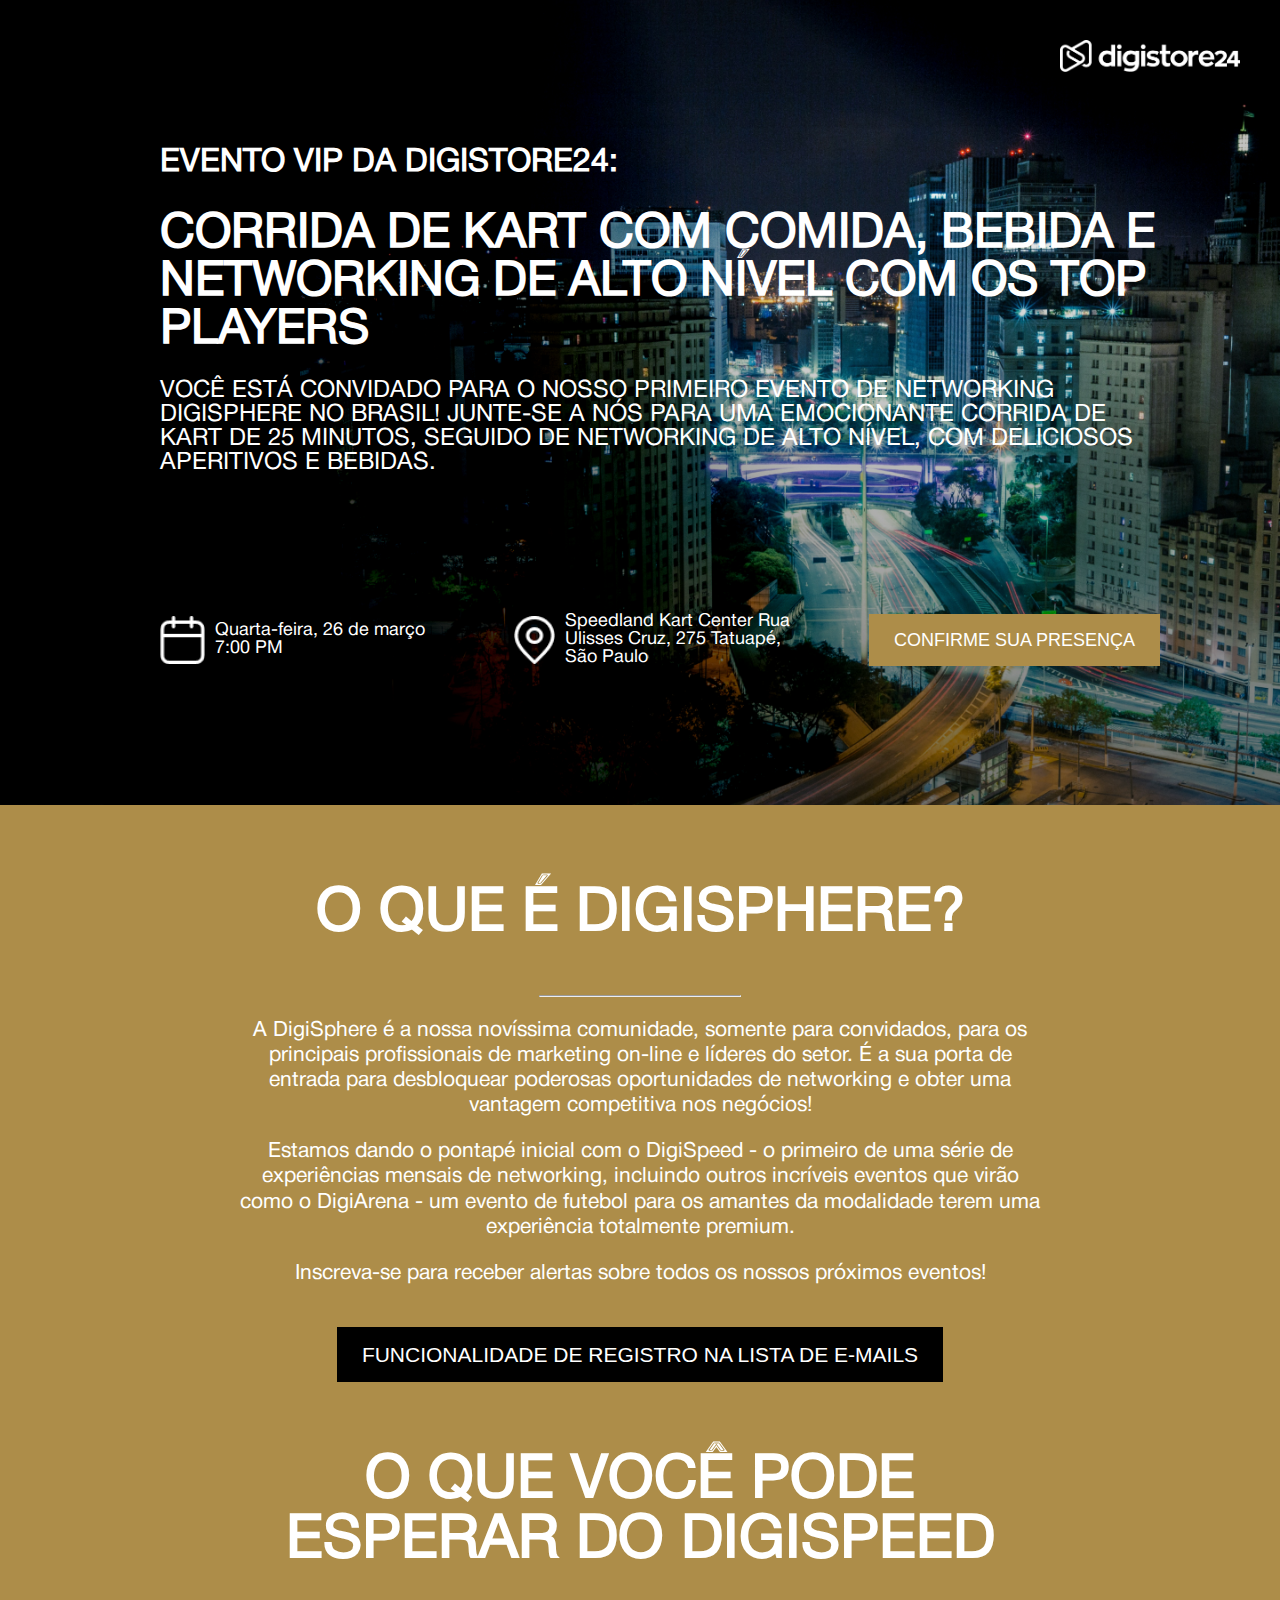
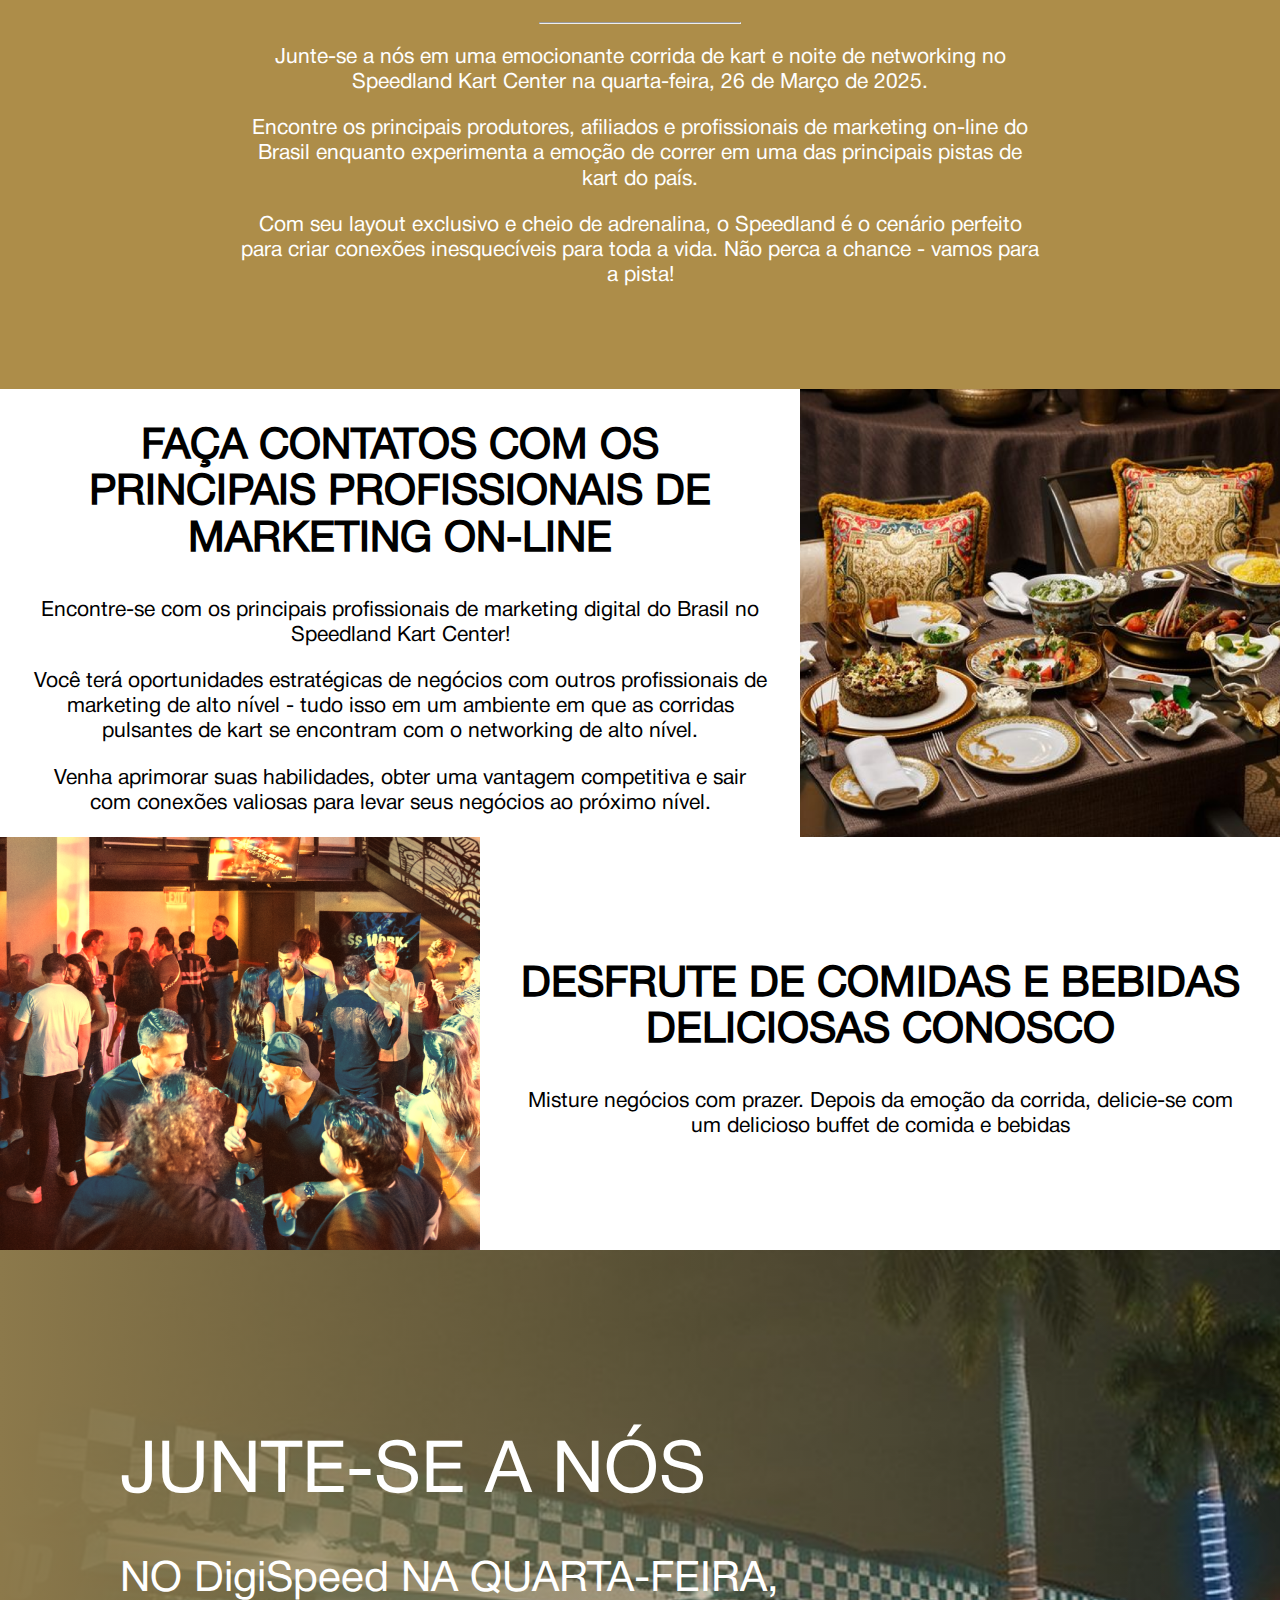
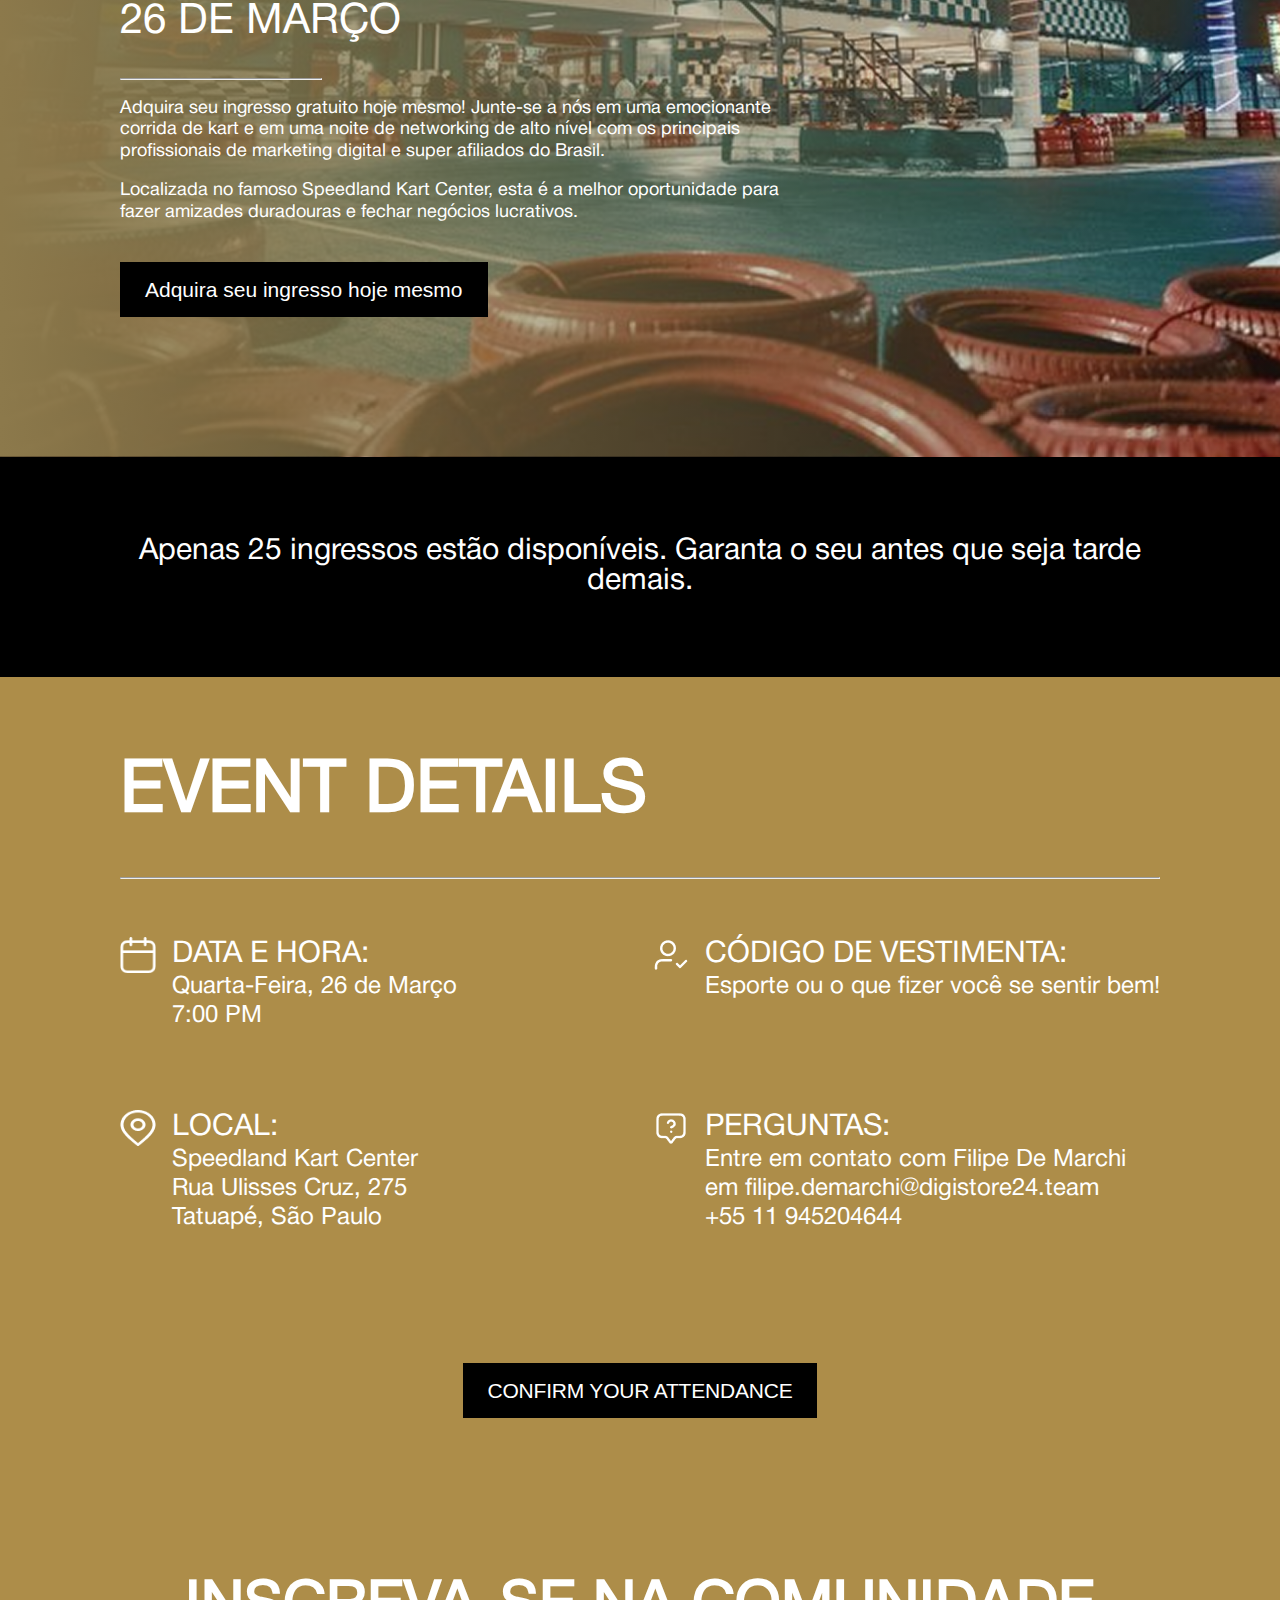
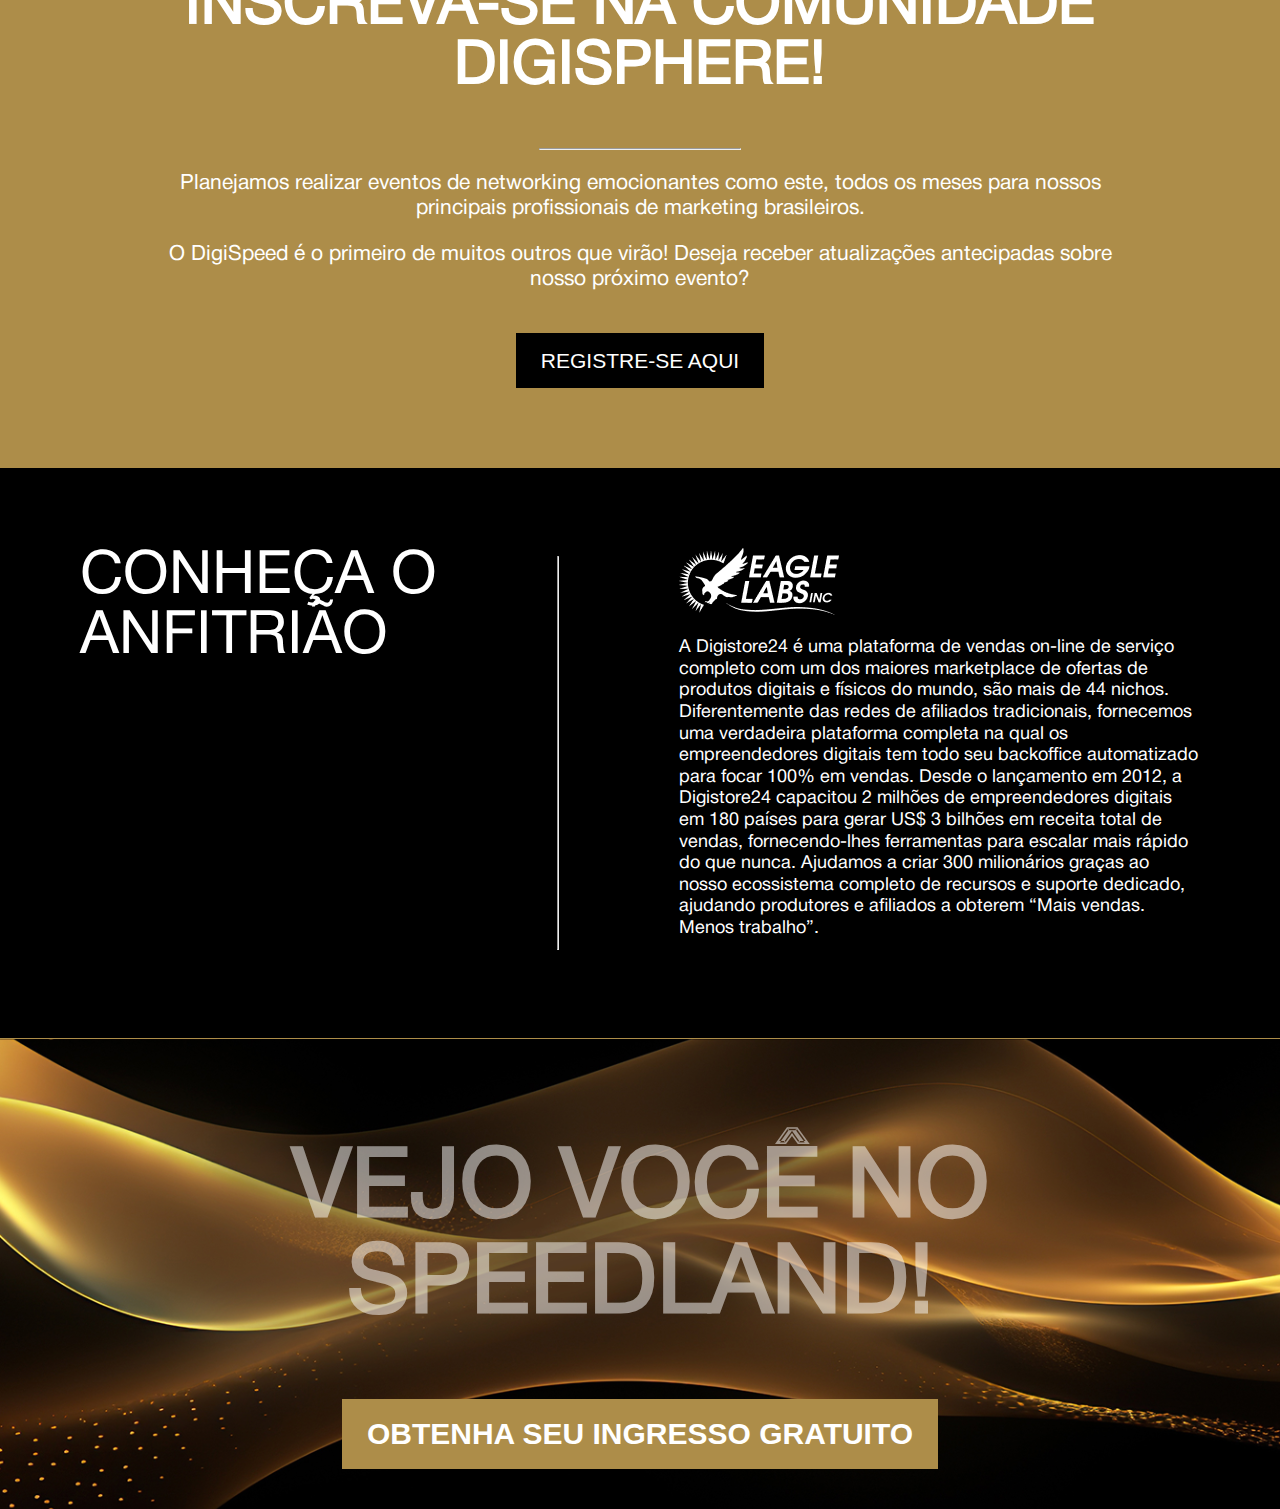
<file: 1. Task/index.html>
<!DOCTYPE html>
<html lang="en">
  <head>
    <meta charset="UTF-8" />
    <meta name="viewport" content="width=device-width, initial-scale=1.0" />
    <title>Digistore24 Landing Page</title>
    <link rel="icon" href="./images/digistore24_icon.png" type="image/x-icon" />
    <link rel="stylesheet" href="styles/globalStyles.css" />
    <link rel="stylesheet" href="styles/heroStyles.css" />
    <link rel="stylesheet" href="styles/introStyles.css" />
    <link rel="stylesheet" href="styles/dinnerStyles.css" />
    <link rel="stylesheet" href="styles/eventStyles.css" />
    <link rel="stylesheet" href="styles/dividerStyles.css" />
    <link rel="stylesheet" href="styles/eventInfoStyles.css" />
    <link rel="stylesheet" href="styles/eventInfoMoreStyles.css" />
    <link rel="stylesheet" href="styles/sponsorsInfoStyles.css" />
    <link rel="stylesheet" href="styles/ctaStyles.css" />
    <link rel="stylesheet" href="styles/responsiveStyles.css" />
  </head>
  <body>
    <header class="hero">
      <div class="hero_feature">
        <a href="#">
          <img
            src="images/DS24_logo_white.png"
            alt="DS24_logo_white"
            class="hero_feature_logo"
          />
        </a>
        <div class="hero_feature_overlay">
          <h2>Evento VIP da Digistore24:</h2>
          <h1>
            Corrida de kart com comida, bebida e networking de alto nível com os
            top players
          </h1>
          <p>
            Você está convidado para o nosso primeiro evento de networking
            DigiSphere no Brasil! Junte-se a nós para uma emocionante corrida de
            kart de 25 minutos, seguido de networking de alto nível, com
            deliciosos aperitivos e bebidas.
          </p>

          <div class="hero_info_row">
            <div class="hero_info_row_section">
              <img src="./images/calendar_icon.png" alt="calendar_icon" />
              <p>Quarta-feira, 26 de março 7:00 PM</p>
            </div>
            <div class="hero_info_row_section">
              <img src="./images/location_icon.png" alt="location_icon" />
              <p>
                Speedland Kart Center Rua Ulisses Cruz, 275 Tatuapé, São Paulo
              </p>
            </div>
            <div class="hero_info_row_section">
              <button>Confirme sua presença</button>
            </div>
          </div>
        </div>
      </div>
    </header>

    <section class="intro">
      <div class="intro_feature">
        <div class="intro_feature_section">
          <h2 class="intro_feature_section_first_heading">O QUE É DIGISPHERE?</h2>
          <hr />
          <p>
            A DigiSphere é a nossa novíssima comunidade, somente para
            convidados, para os principais profissionais de marketing on-line e
            líderes do setor. É a sua porta de entrada para desbloquear
            poderosas oportunidades de networking e obter uma vantagem
            competitiva nos negócios!
          </p>
          <p>
            Estamos dando o pontapé inicial com o DigiSpeed - o primeiro de uma
            série de experiências mensais de networking, incluindo outros
            incríveis eventos que virão como o DigiArena - um evento de futebol
            para os amantes da modalidade terem uma experiência totalmente
            premium.
          </p>
          <p>
            Inscreva-se para receber alertas sobre todos os nossos próximos
            eventos!
          </p>
          <button>Funcionalidade de registro na lista de e-mails</button>
        </div>
        <div class="intro_feature_section">
          <h2>O QUE VOCÊ PODE ESPERAR DO DigiSpeed</h2>
          <hr />
          <p>
            Junte-se a nós em uma emocionante corrida de kart e noite de
            networking no Speedland Kart Center na quarta-feira, 26 de Março de
            2025.
          </p>
          <p>
            Encontre os principais produtores, afiliados e profissionais de
            marketing on-line do Brasil enquanto experimenta a emoção de correr
            em uma das principais pistas de kart do país.
          </p>
          <p>
            Com seu layout exclusivo e cheio de adrenalina, o Speedland é o
            cenário perfeito para criar conexões inesquecíveis para toda a vida.
            Não perca a chance - vamos para a pista!
          </p>
        </div>
      </div>
    </section>

    <section class="dinner">
      <div class="dinner_feature">
        <div class="dinner_feature_section">
          <div class="dinner_feature_section_text">
            <h2>
              FAÇA CONTATOS COM OS PRINCIPAIS PROFISSIONAIS DE MARKETING ON-LINE
            </h2>
            <p>
              Encontre-se com os principais profissionais de marketing digital
              do Brasil no Speedland Kart Center!
            </p>
            <p>
              Você terá oportunidades estratégicas de negócios com outros
              profissionais de marketing de alto nível - tudo isso em um
              ambiente em que as corridas pulsantes de kart se encontram com o
              networking de alto nível.
            </p>
            <p>
              Venha aprimorar suas habilidades, obter uma vantagem competitiva e
              sair com conexões valiosas para levar seus negócios ao próximo
              nível.
            </p>
          </div>
          <img src="./images/dinner.png" alt="dinner" />
        </div>
        <div class="dinner_feature_section">
          <img src="./images/party.png" alt="party" />
          <div class="dinner_feature_section_text">
            <h2>DESFRUTE DE COMIDAS E BEBIDAS DELICIOSAS CONOSCO</h2>
            <p>
              Misture negócios com prazer. Depois da emoção da corrida,
              delicie-se com um delicioso buffet de comida e bebidas
            </p>
          </div>
        </div>
      </div>
    </section>

    <section class="event">
      <div class="event_feature">
        <div class="event_feature_overlay">
          <h1>JUNTE-SE A NÓS</h2>
          <h2>NO DigiSpeed NA QUARTA-FEIRA, 26 DE MARÇO</h2>
          <hr />
          <p>
            Adquira seu ingresso gratuito hoje mesmo! Junte-se a nós em uma
            emocionante corrida de kart e em uma noite de networking de alto
            nível com os principais profissionais de marketing digital e super
            afiliados do Brasil.
          </p>
          <p>
            Localizada no famoso Speedland Kart Center,
            esta é a melhor oportunidade para fazer amizades duradouras e fechar
            negócios lucrativos.
          </p>
          <button>Adquira seu ingresso hoje mesmo</button>
        </div>
      </div>
    </section>

    <section class="divider">
      <div class="divider_feature">
        <p>Apenas 25 ingressos estão disponíveis. Garanta o seu antes que seja tarde demais.</p>
      </div>
    </section>

    <section class="event_info">
      <div class="event_info_feature">
          <div class="event_info_head">
            <h1>EVENT details</h1>
            <hr />
          </div>
        
          <div class="event_info_row">
            <div class="event_info_row_section">
              <div class="event_info_row_section_item">
                <img src="./images/calendar_icon.png" alt="calendar_icon" />
                <div>
                  <h3>DATA E HORA:</h3>
                  <p>Quarta-Feira, 26 de Março</p>
                  <p>7:00 PM</p>
                </div>
              </div>

              <div class="event_info_row_section_item">
                <img src="./images/location_icon.png" alt="location_icon" />
                <div>
                  <h3>LOCAL:</h3>
                  <p>Speedland Kart Center</p>
                  <p>Rua Ulisses Cruz, 275</p>
                  <p>Tatuapé, São Paulo</p>
                </div>
              </div>
            </div>
            <div class="event_info_row_section">
              <div class="event_info_row_section_item">
                <img src="./images/user_check_icon.png" alt="user_check_icon" />
                <div>
                  <h3>CÓDIGO DE VESTIMENTA:</h3>
                  <p>Esporte ou o que fizer você se sentir bem!</p>
                </div>
              </div>

              <div class="event_info_row_section_item">
                <img src="./images/comment_question_mark_icon.png" alt="comment_question_mark_icon" />
                <div>
                  <h3>PERGUNTAS:</h3>
                  <p>Entre em contato com Filipe De Marchi</p>
                  <p>em filipe.demarchi@digistore24.team</p>
                  <p>+55 11 945204644</p>
                </div>
              </div>
            </div>

          </div>
          <div class="event_info_footer">
            <button>Confirm Your Attendance</button>
          </div>
      </div>
    </section>

    <section class="event_info_more">
      <div class="event_info_more_feature">
        <div class="event_info_more_feature_section">
          <h2>INSCREVA-SE NA COMUNIDADE DIGISPHERE!</h2>
          <hr />
          <p>
            Planejamos realizar eventos de networking emocionantes como este, todos os meses para nossos principais profissionais de marketing brasileiros.
          </p>
          <p>
            O DigiSpeed é o primeiro de muitos outros que virão! Deseja receber atualizações antecipadas sobre nosso próximo evento?
          </p>
          <button>Registre-se aqui</button>
        </div>
      </div>
    </section>

    <section class="sponsors_info">
      <div class="sponsors_info_feature">
        <div class="sponsors_info_feature_section">
          <h1>CONHEÇA&nbsp;O<br />ANFITRIÃO</h1>
          <hr />
          <div>
            <img src="./images/eagle_labs_inc_logo.png" alt="eagle_labs_inc_logo" />
            <p>
                A Digistore24 é uma plataforma de vendas on-line de serviço completo com um dos maiores marketplace de ofertas de produtos digitais e físicos do mundo, são mais de 44 nichos.
                Diferentemente das redes de afiliados tradicionais, fornecemos uma verdadeira plataforma completa na qual os empreendedores digitais tem todo seu backoffice automatizado para focar 100% em vendas.
                Desde o lançamento em 2012, a Digistore24 capacitou 2 milhões de empreendedores digitais em 180 países para gerar US$ 3 bilhões em receita total de vendas, fornecendo-lhes ferramentas para escalar mais rápido do que nunca.
                Ajudamos a criar 300 milionários graças ao nosso ecossistema completo de recursos e suporte dedicado, ajudando produtores e afiliados a obterem “Mais vendas. Menos trabalho”.
            </p>
          </div>
        </div>
      </div>
    </section>

    <section class="cta">
      <div class="cta_feature">
        <h1>VEJO VOCÊ NO SPEEDLAND!</h1>
        <button>Obtenha seu ingresso gratuito</button>
      </div>
    </section>
  </body>
</html>
</file>
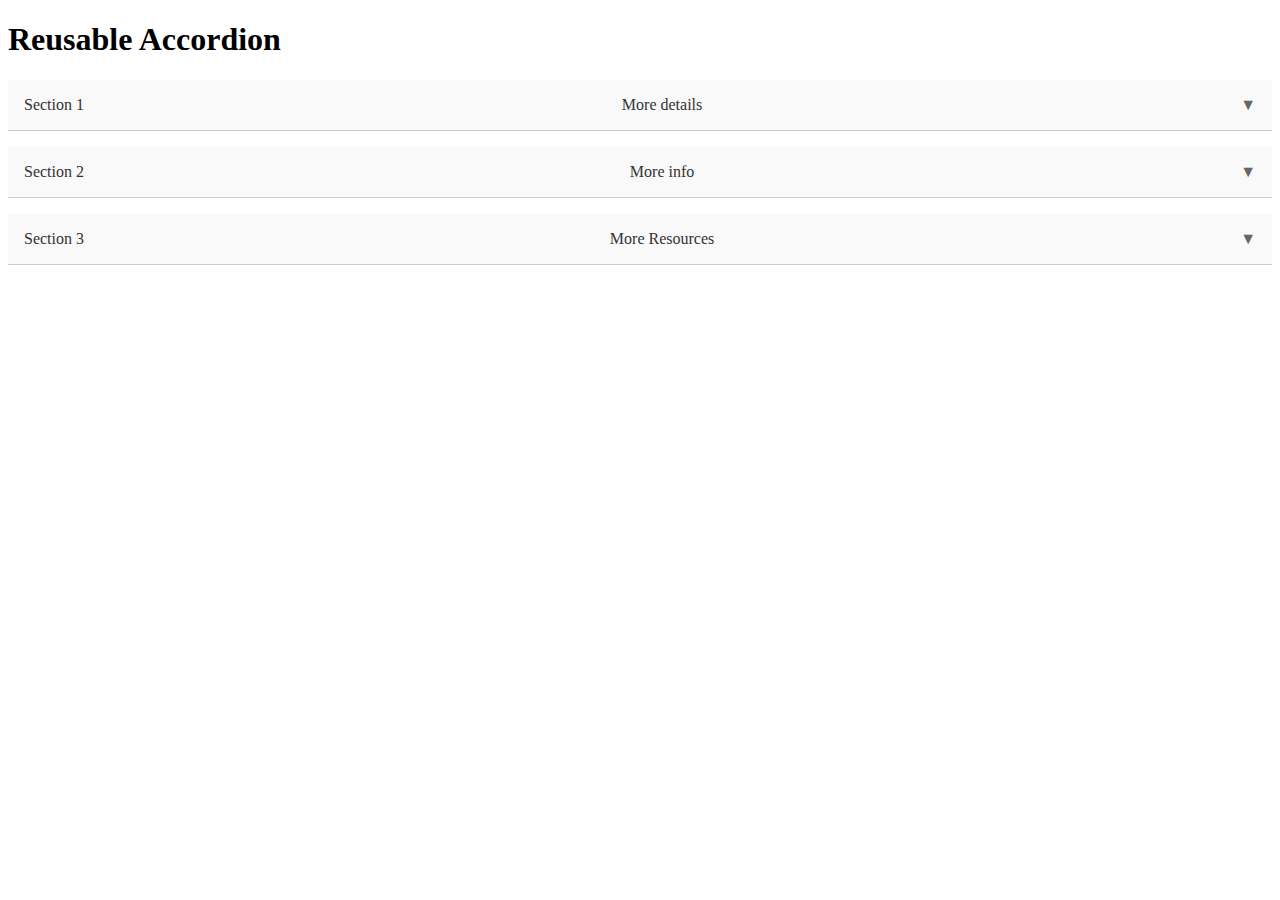
<file: 3. Task/index.html>
<!DOCTYPE html>
<html lang="en">
  <head>
    <meta charset="UTF-8" />
    <meta name="viewport" content="width=device-width, initial-scale=1.0" />
    <title>Accessible Accordion</title>
    <link rel="icon" href="./images/accordion_icon.png" type="image/x-icon" />
    <link rel="stylesheet" href="style.css" />
  </head>
  <body>
    <h1>Reusable Accordion</h1>

    <div class="accordion">
      <div
        class="accordion-header"
        tabindex="0"
        role="button"
        aria-expanded="false"
        aria-controls="accordion-content-1"
        id="accordion-header-1"
      >
        <span class="accordion-label">Section 1</span>
        <span class="accordion-subtext">More details</span>
        <span class="accordion-chevron">▼</span>
      </div>

      <div
        class="accordion-body"
        id="accordion-content-1"
        role="region"
        aria-labelledby="accordion-header-1"
      >
        <div class="accordion-content">
          <h3>
            This is the content for Section 1. It's revealed when expanded.
          </h3>
          <p>
            This section provides a comprehensive introduction to the topic. It
            covers the key concepts and background information necessary to
            understand the rest of the content.
          </p>
          <p>
            You'll find summaries, definitions, and important context that will
            set the stage for deeper exploration.
          </p>
          <ul>
            <li>Overview of the main ideas</li>
            <li>Historical context</li>
            <li>Terminology and key definitions</li>
          </ul>
        </div>
      </div>
    </div>

    <div class="accordion">
      <div
        class="accordion-header"
        tabindex="0"
        role="button"
        aria-expanded="false"
        aria-controls="accordion-content-2"
        id="accordion-header-2"
      >
        <span class="accordion-label">Section 2</span>
        <span class="accordion-subtext">More info</span>
        <span class="accordion-chevron">▼</span>
      </div>

      <div
        class="accordion-body"
        id="accordion-content-2"
        role="region"
        aria-labelledby="accordion-header-2"
      >
        <div class="accordion-content">
          <h3>
            This is the content for Section 2. It expands and collapses
            properly.
          </h3>
          <p>
            In this section, we dive deeper into the mechanics and specifics.
            You will get step-by-step explanations and examples to illustrate
            each point clearly.
          </p>
          <p>
            The content is designed to provide thorough understanding through
            practical insights and real-world applications.
          </p>
          <ol>
            <li>Step-by-step process description</li>
            <li>Case studies and examples</li>
            <li>Common pitfalls and how to avoid them</li>
          </ol>
        </div>
      </div>
    </div>

    <div class="accordion">
      <div
        class="accordion-header"
        tabindex="0"
        role="button"
        aria-expanded="false"
        aria-controls="accordion-content-3"
        id="accordion-header-3"
      >
        <span class="accordion-label">Section 3</span>
        <span class="accordion-subtext">More Resources</span>
        <span class="accordion-chevron">▼</span>
      </div>

      <div
        class="accordion-body"
        id="accordion-content-3"
        role="region"
        aria-labelledby="accordion-header-3"
      >
        <div class="accordion-content">
          <h3>
            This is the content for Section 3. It smoothly reveals additional
            information when expanded.
          </h3>
          <p>
            This section lists further reading materials, links to tutorials,
            videos, and other resources to deepen your knowledge.
          </p>
          <p>
            Make sure to explore these to enhance your learning experience and
            stay updated.
          </p>
          <ul>
            <li>
              <a href="https://example.com/tutorial">Comprehensive Tutorial</a>
            </li>
            <li><a href="https://example.com/video">Instructional Video</a></li>
            <li><a href="https://example.com/article">In-depth Article</a></li>
          </ul>
        </div>
      </div>
    </div>

    <script src="script.js"></script>
  </body>
</html>
</file>
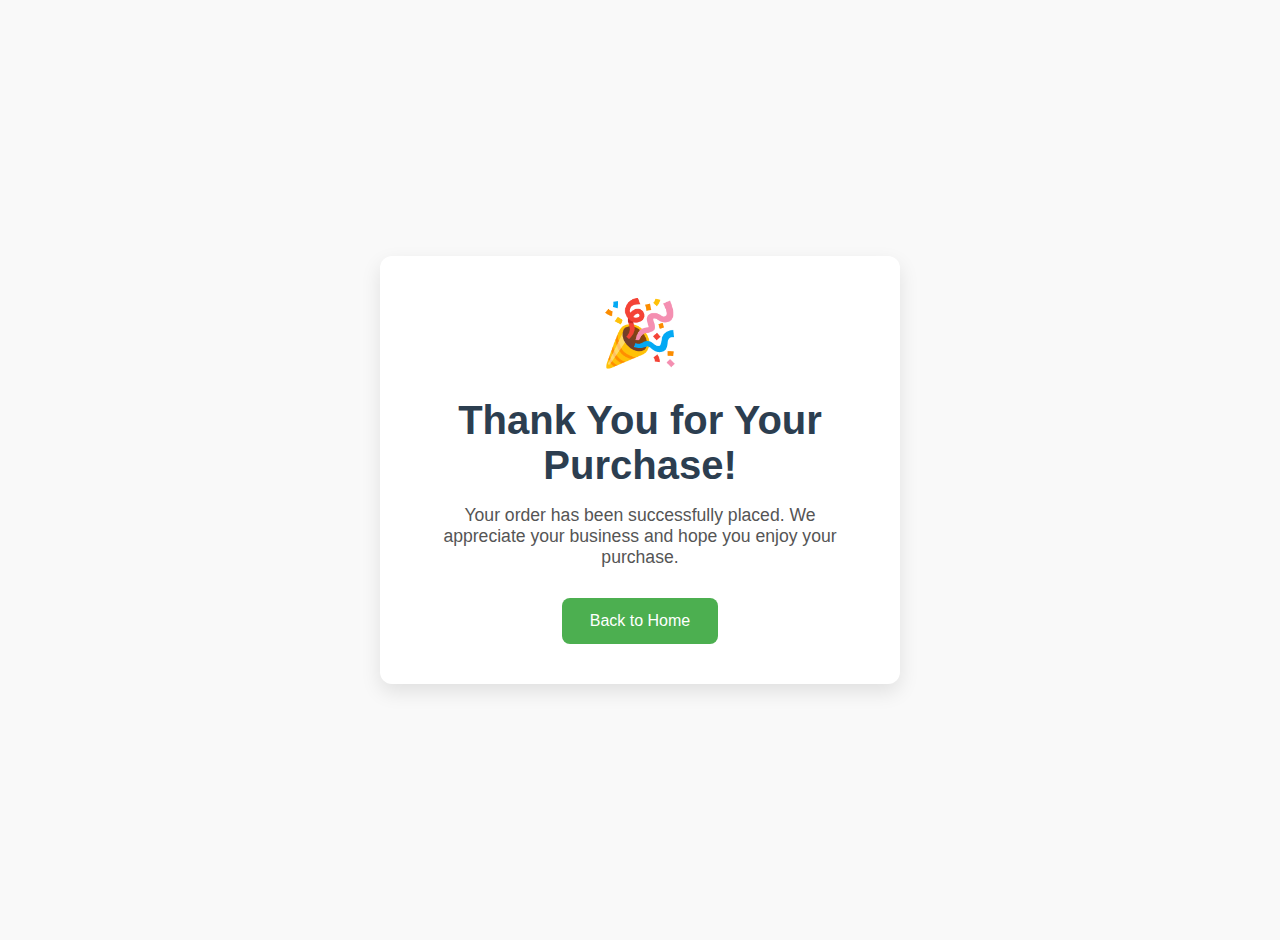
<file: 4. Task/index.html>
<!DOCTYPE html>
<html lang="en">
  <head>
    <meta charset="UTF-8" />
    <meta name="viewport" content="width=device-width, initial-scale=1" />
    <title>Thank You for Your Purchase</title>
    <link rel="icon" href="./images/celebration_icon.png" type="image/x-icon" />
    <link rel="stylesheet" href="style.css" />
  </head>
  <body>
    <div class="container">
      <div class="emoji">🎉</div>
      <h1>Thank You for Your Purchase!</h1>
      <p>
        Your order has been successfully placed. We appreciate your business and
        hope you enjoy your purchase.
      </p>
      <button><a href="#">Back to Home</a></button>
    </div>

    <script src="script.js"></script>

    <noscript>
      <img
        height="1"
        width="1"
        style="display: none"
        src="https://www.facebook.com/tr?id=FAKE_PIXEL_ID_123456&ev=Purchase&noscript=1"
      />
    </noscript>
  </body>
</html>
</file>
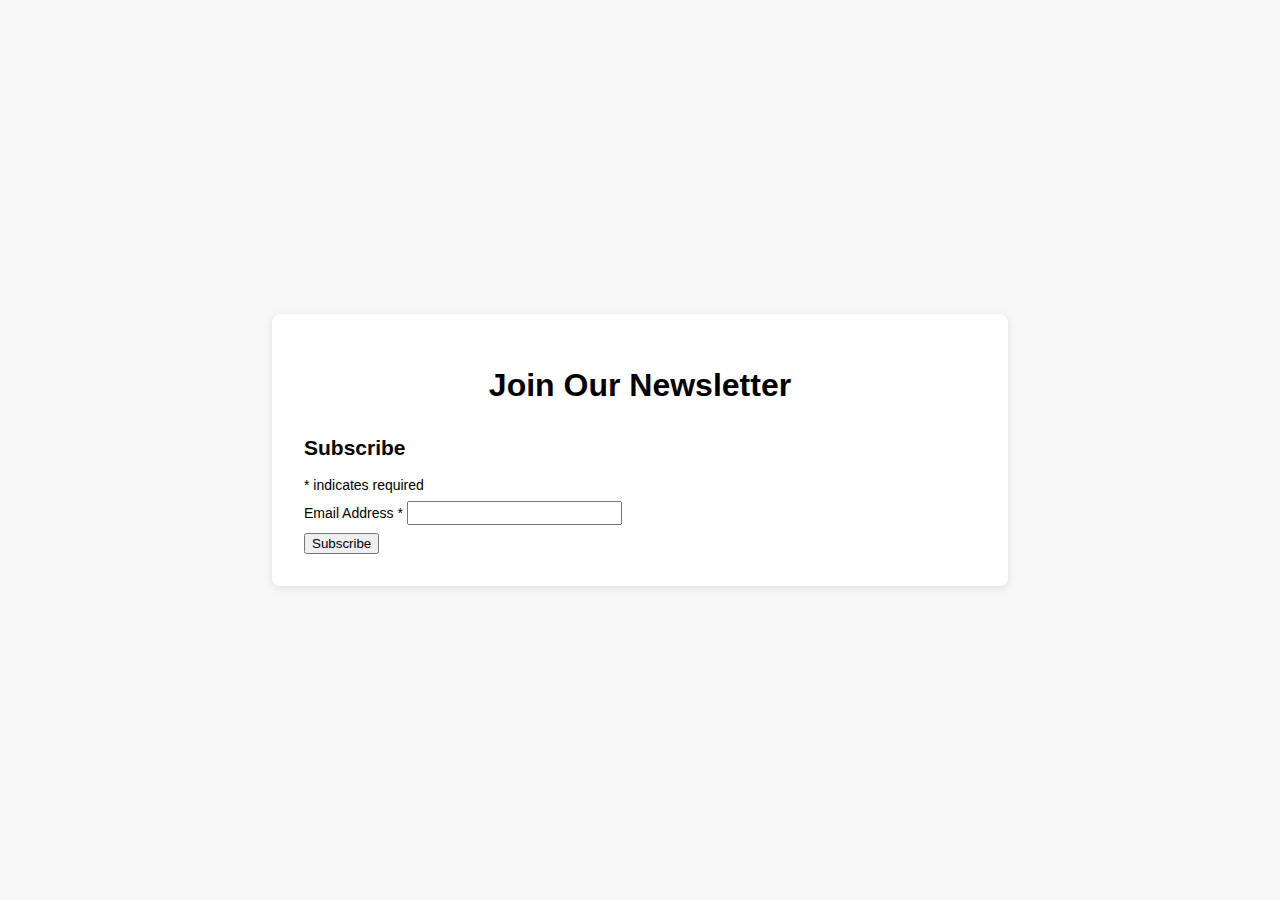
<file: 6. Task/index.html>
<!DOCTYPE html>
<html lang="en">
  <head>
    <meta charset="UTF-8" />
    <meta name="viewport" content="width=device-width, initial-scale=1.0" />
    <title>Test Registration Form</title>
    <link rel="stylesheet" href="style.css" />
    <link rel="icon" href="./images/email_icon.png" type="image/x-icon" />
    <link
      rel="stylesheet"
      href="https://cdn-images.mailchimp.com/embedcode/classic-061523.css"
    />
  </head>
  <body>
    <div class="wrapper">
      <section class="wrapper_section">
        <h1>Join Our Newsletter</h1>
        <div id="mc_embed_signup">
          <form
            action="https://gmail.us1.list-manage.com/subscribe/post?u=e0cf8a31bc5cc7dd3c3aa88c8&amp;id=863e32c193&amp;f_id=00d67be2f0"
            method="post"
            id="mc-embedded-subscribe-form"
            name="mc-embedded-subscribe-form"
            class="validate"
            target="_blank"
            novalidate
          >
            <div id="mc_embed_signup_scroll">
              <h2>Subscribe</h2>
              <div class="indicates-required">
                <span class="asterisk">*</span> indicates required
              </div>
              <div class="mc-field-group">
                <label for="mce-EMAIL"
                  >Email Address <span class="asterisk">*</span></label
                >
                <input
                  type="email"
                  name="EMAIL"
                  class="required email"
                  id="mce-EMAIL"
                  required
                />
              </div>
              <div id="mce-responses" class="clear foot">
                <div
                  class="response"
                  id="mce-error-response"
                  style="display: none"
                ></div>
                <div
                  class="response"
                  id="mce-success-response"
                  style="display: none"
                ></div>
              </div>
              <div aria-hidden="true" style="position: absolute; left: -5000px">
                <input
                  type="text"
                  name="b_e0cf8a31bc5cc7dd3c3aa88c8_863e32c193"
                  tabindex="-1"
                  value=""
                />
              </div>
              <div class="optionalParent">
                <div class="clear foot">
                  <input
                    type="submit"
                    name="subscribe"
                    id="mc-embedded-subscribe"
                    class="button"
                    value="Subscribe"
                  />
                </div>
              </div>
            </div>
          </form>
        </div>
      </section>
    </div>
    <script src="script.js"></script>
  </body>
</html>
</file>
<file: 1. Task/styles/globalStyles.css>
/* Global Styles */
@font-face {
  font-family: "Helvetica Neue";
  src: url("../fonts/HelveticaNeue-Roman.otf") format("opentype");
  font-style: normal;
}

body {
  margin: 0;
  padding: 0;
  font-family: "Helvetica Neue", sans-serif;
  color: white;
}
</file>
<file: 1. Task/styles/heroStyles.css>
/* Hero Section Styles */
.hero_feature {
  position: relative;
  background: linear-gradient(
      to right,
      black 0rem,
      black 18.75rem,
      transparent 18.75rem
    ),
    url("../images/background_city.png");
  background-size: cover;
  background-position: center;
  display: flex;
  align-items: center;
  justify-content: center;
  box-sizing: border-box;
}

.hero_feature_logo {
  position: absolute;
  top: 2.5rem;
  right: 2.5rem;
  width: 11.25rem;
}

.hero_feature_overlay {
  max-width: 87.5rem;
  padding: 7.5rem 7.5rem 7.5rem 10rem;
}

.hero_feature_overlay h1 {
  font-weight: 700;
  font-size: 3rem;
  text-transform: uppercase;
  line-height: 1;
  margin-bottom: 1.25rem;
}

.hero_feature_overlay h2 {
  font-weight: 700;
  font-size: 2rem;
  text-transform: uppercase;
  line-height: 1;
}

.hero_feature_overlay p {
  font-weight: 500;
  font-size: 1.5rem;
  text-transform: uppercase;
  line-height: 1;
}

.hero_info_row {
  display: flex;
  flex-wrap: wrap;
  align-items: center;
  justify-content: space-between;
  margin-top: 7.5rem;
}

.hero_info_row_section {
  display: flex;
  align-items: center;
  gap: 0.625rem;
  max-width: 18.75rem;
}

.hero_info_row_section img {
  width: 3rem;
  height: 3rem;
}

.hero_info_row_section p {
  font-weight: 400;
  font-size: 1.125rem;
  text-transform: none;
}

.hero_info_row_section button {
  font-weight: 500;
  font-size: 1.125rem;
  text-transform: uppercase;
  line-height: 1;
  color: white;
  background-color: #ad8d49;
  border: 1px solid #ad8d49;
  padding: 1rem 1.5rem;
  cursor: pointer;
  transition: background 0.3s ease;
}

.hero_info_row_section button:hover {
  background-color: #96753e;
}
</file>
<file: 1. Task/styles/introStyles.css>
/* Intro Section Styles */
.intro_feature {
  background-color: #ad8d49;
  padding: 5rem 2.5rem;
  display: flex;
  flex-direction: column;
  align-items: center;
  justify-content: center;
  box-sizing: border-box;
  text-align: center;
}

.intro_feature_section {
  max-width: 50rem;
}

.intro_feature_section h2 {
  font-weight: 700;
  text-transform: uppercase;
  font-size: 3.75rem;
  line-height: 1;
}

.intro_feature_section p {
  font-weight: 500;
  font-size: 1.3125rem;
  line-height: 1.2;
}

.intro_feature_section button {
  font-weight: 500;
  line-height: 1;
  border: 1px solid black;
  background-color: black;
  color: white;
  text-transform: uppercase;
  font-size: 1.3125rem;
  padding: 1rem 1.5rem;
  cursor: pointer;
  transition: background 0.3s ease;
  margin: 1.25rem 0;
}

.intro_feature_section button:hover {
  background-color: #1d1d1c;
}

.intro_feature_section hr {
  width: 12.5rem;
  background-color: #ffffff99;
}

.intro_feature_section_first_heading {
  margin-top: 0;
}
</file>
<file: 1. Task/styles/dinnerStyles.css>
/* Dinner Section Styles */
.dinner_feature {
  max-width: 100vw;
  background-color: white;
  display: flex;
  flex-direction: column;
  box-sizing: border-box;
}

.dinner_feature_section {
  color: black;
  display: flex;
}

.dinner_feature_section h2 {
  font-weight: 700;
  text-transform: uppercase;
  line-height: 1.1;
  font-size: 2.625rem;
}

.dinner_feature_section p {
  font-weight: 400;
  line-height: 1.2;
  font-size: 1.3125rem;
}

.dinner_feature_section img {
  max-width: 100%;
  height: auto;
  flex-shrink: 1;
}

.dinner_feature_section_text {
  margin: 0rem 8.75rem;
  align-content: center;
  text-align: center;
  width: 100%;
}
</file>
<file: 1. Task/styles/eventStyles.css>
/* Event Section Styles */
.event_feature {
  position: relative;
  background: linear-gradient(to right, #8c794b, #b99f6000),
    url("../images/background_race.png");
  background-size: cover;
  background-position: center;
  padding: 8.75rem 0 8.75rem 7.5rem;
  box-sizing: border-box;
}

.event_feature_overlay {
  max-width: 41.25rem;
}

.event_feature_overlay h1 {
  font-weight: 500;
  font-size: 4.5rem;
  line-height: 1;
}

.event_feature_overlay h2 {
  font-weight: 500;
  font-size: 2.625rem;
  line-height: 1;
}

.event_feature_overlay p {
  font-weight: 500;
  font-size: 1.125rem;
  line-height: 1.2;
}

.event_feature_overlay hr {
  background-color: #ffffff99;
  width: 12.5rem;
  margin: 0;
}

.event_feature_overlay button {
  background-color: black;
  color: white;
  border: 1px solid black;
  padding: 1rem 1.5rem;
  font-weight: 500;
  font-size: 1.3125rem;
  line-height: 1;
  margin-top: 1.25rem;
  cursor: pointer;
}

.event_feature_overlay button:hover {
  background-color: #1d1d1c;
}
</file>
<file: 1. Task/styles/dividerStyles.css>
/* Divider Section Styles */
.divider_feature {
  background-color: black;
  text-align: center;
  padding: 3.125rem 7.5rem;
}

.divider_feature p {
  font-weight: 500;
  font-size: 1.875rem;
  line-height: 1;
}
</file>
<file: 1. Task/styles/eventInfoStyles.css>
/* Event Info Section Styles */
.event_info_feature {
  background-color: #ad8d49;
  padding: 5rem 7.5rem;
  display: flex;
  flex-direction: column;
  justify-content: center;
  box-sizing: border-box;
  text-align: left;
}

.event_info_head h1 {
  font-weight: 700;
  font-size: 4.5rem;
  line-height: 1;
  text-transform: uppercase;
  margin-top: 0;
}

.event_info_head hr {
  background-color: #ffffff99;
}

.event_info_footer {
  text-align: center;
  margin-top: 3.125rem;
}

.event_info_footer button {
  font-weight: 500;
  font-size: 1.3125rem;
  text-transform: uppercase;
  line-height: 1;
  letter-spacing: -0.0125rem;
  color: white;
  background-color: black;
  border: 1px solid black;
  padding: 1rem 1.5rem;
  cursor: pointer;
  transition: background 0.3s ease;
  max-width: 22.25rem;
}

.event_info_footer button:hover {
  background-color: #1d1d1c;
}

.event_info_row {
  display: flex;
  justify-content: space-between;
  margin-top: 3.125rem;
}

.event_info_row_section {
  display: flex;
  flex-direction: column;
  justify-content: space-between;
}

.event_info_row_section img {
  width: 2.25rem;
  height: 2.25rem;
}

.event_info_row_section p {
  font-weight: 400;
  font-size: 1.5rem;
  line-height: 1.2;
  margin: 0;
}

.event_info_row_section h3 {
  font-weight: 500;
  font-size: 1.875rem;
  line-height: 1.2;
  text-transform: uppercase;
  margin: 0;
}

.event_info_row_section_item {
  display: flex;
  align-items: flex-start;
  gap: 1rem;
  margin-bottom: 5rem;
}
</file>
<file: 1. Task/styles/eventInfoMoreStyles.css>
/* Event Info More Section Styles */
.event_info_more_feature {
  background-color: #ad8d49;
  padding: 5rem 2.5rem;
  display: flex;
  align-items: center;
  justify-content: center;
  box-sizing: border-box;
  text-align: center;
}

.event_info_more_feature_section {
  max-width: 62.125rem;
}

.event_info_more_feature_section h2 {
  font-weight: 700;
  text-transform: uppercase;
  font-size: 3.75rem;
  line-height: 1;
  margin-top: 0;
}

.event_info_more_feature_section p {
  font-weight: 500;
  font-size: 1.3125rem;
  line-height: 1.2;
}

.event_info_more_feature_section button {
  font-weight: 500;
  line-height: 1;
  border: 1px solid black;
  background-color: black;
  color: white;
  text-transform: uppercase;
  font-size: 1.3125rem;
  padding: 1rem 1.5rem;
  cursor: pointer;
  transition: background 0.3s ease;
  margin-top: 1.25rem;
}

.event_info_more_feature_section button:hover {
  background-color: #1d1d1c;
}

.event_info_more_feature_section hr {
  width: 12.5rem;
  background-color: #ffffff99;
}
</file>
<file: 1. Task/styles/sponsorsInfoStyles.css>
/* Sponsors Info Section Styles */
.sponsors_info_feature {
  background-color: black;
  padding: 5rem;
  box-sizing: border-box;
}

.sponsors_info_feature_section {
  display: flex;
  gap: 7.5rem;
}

.sponsors_info_feature_section h1 {
  font-weight: 500;
  font-size: 3.75rem;
  line-height: 1;
  text-transform: uppercase;
  margin-top: 0;
}

.sponsors_info_feature_section hr {
  background-color: #ffffff99;
}

.sponsors_info_feature_section p {
  font-weight: 500;
  font-size: 1.125rem;
  line-height: 1.2;
}

.sponsors_info_feature_section img {
  width: 10rem;
}
</file>
<file: 1. Task/styles/ctaStyles.css>
/* CTA Section Styles */
.cta {
  border-top: 1px solid #ad8d49;
}

.cta_feature {
  position: relative;
  background-image: url("../images/background_light.png");
  background-size: cover;
  background-position: center;
  padding: 2.5rem;
  box-sizing: border-box;
  text-align: center;
}

.cta_feature h1 {
  font-weight: 700;
  font-size: 6rem;
  line-height: 1;
  text-transform: uppercase;
  opacity: 0.5;
}

.cta_feature button {
  font-weight: 700;
  font-size: 1.875rem;
  line-height: 1.2;
  text-transform: uppercase;
  padding: 1rem 1.5rem;
  background-color: #ad8d49;
  border: 1px solid #ad8d49;
  color: white;
  cursor: pointer;
  transition: background 0.3s ease;
}

.cta_feature button:hover {
  background-color: #96753e;
}
</file>
<file: 1. Task/styles/responsiveStyles.css>
/* Phones (max-width: 600px) */
@media (max-width: 600px) {
  .hero_feature {
    background-image: url("../images/background_city.png");
  }

  .hero_feature_logo {
    top: 1.5rem;
    left: 2rem;
    width: 10rem;
  }

  .hero_feature_overlay {
    padding: 5rem 2rem;
    max-width: 100%;
  }

  .hero_feature_overlay h1 {
    font-size: 1.75rem;
  }

  .hero_feature_overlay h2 {
    font-size: 1.25rem;
  }

  .hero_feature_overlay p {
    font-size: 1rem;
  }

  .hero_info_row {
    gap: 1.5rem;
    margin-top: 3rem;
  }

  .hero_info_row_section {
    max-width: 100%;
    justify-content: center;
  }

  .hero_info_row_section p,
  .hero_info_row_section button {
    font-size: 1rem;
  }

  .hero_info_row_section button {
    padding: 0.75rem;
  }

  .hero_info_row_section img {
    width: 1.75rem;
    height: 1.75rem;
  }

  .logo {
    width: 7rem;
    top: 1rem;
    right: 1rem;
  }

  .intro_feature_section h2 {
    font-size: 2.5rem;
  }

  .intro_feature_section hr {
    width: 100%;
  }

  .intro_feature_section p {
    font-size: 1rem;
  }

  .intro_feature_section button {
    font-size: 1rem;
    padding: 0.75rem;
  }

  .divider_feature {
    padding: 2rem 3rem;
  }

  .dinner_feature_section {
    flex-direction: column;
    margin: 0 1rem;
    text-align: center;
  }

  .dinner_feature_section_text {
    margin: 0;
    max-width: 100%;
  }

  .dinner_feature_section h2 {
    font-size: 2rem;
  }

  .dinner_feature_section p {
    font-size: 1rem;
  }

  .dinner_feature_section img {
    max-height: 12.5rem;
    margin-bottom: 1rem;
  }

  .event_feature {
    padding: 3rem 1rem 3rem 1rem;
  }

  .event_feature_overlay {
    max-width: 100%;
  }

  .event_feature_overlay h1 {
    font-size: 2.5rem;
  }

  .event_feature_overlay h2 {
    font-size: 1.5rem;
  }

  .event_feature_overlay hr {
    width: 100%;
  }

  .event_feature_overlay p {
    font-size: 1rem;
  }

  .event_feature_overlay button {
    padding: 0.75rem;
  }

  .event_info_feature {
    align-items: center;
    padding: 2rem 1rem;
  }

  .event_info_head h1 {
    font-size: 2.5rem;
  }

  .event_info_footer {
    margin-top: 0;
  }

  .event_info_footer button {
    max-width: 100%;
    font-size: 1rem;
    padding: 0.75rem;
  }

  .event_info_row {
    flex-direction: column;
    gap: 1rem;
    margin-top: 1.5rem;
  }

  .event_info_row_section_item {
    margin-bottom: 2.5rem;
    gap: 0.5rem;
  }

  .event_info_row_section_item p {
    font-size: 1rem;
  }

  .event_info_row_section_item h3 {
    font-size: 1.375rem;
  }

  .event_info_row_section_item img {
    width: 1.75rem;
    height: 1.75rem;
  }

  .event_info_more_feature {
    padding: 2rem 1rem;
  }

  .event_info_more_feature_section h2 {
    font-size: 2.5rem;
  }

  .event_info_more_feature_section hr {
    width: 100%;
  }

  .event_info_more_feature_section p {
    font-size: 1rem;
  }

  .event_info_more_feature_section button {
    font-size: 1rem;
    padding: 0.75rem;
  }

  .sponsors_info_feature {
    padding: 2rem 1rem;
  }

  .sponsors_info_feature_section {
    flex-direction: column;
    gap: 1rem;
  }

  .sponsors_info_feature_section h1 {
    font-size: 2rem;
    margin: 0;
  }

  .sponsors_info_feature_section img {
    width: 7rem;
  }

  .sponsors_info_feature_section hr {
    width: 100%;
  }

  .cta_feature h1 {
    font-size: 2rem;
  }

  .cta_feature p {
    font-size: 1rem;
  }

  .cta_feature button {
    font-size: 1rem;
    padding: 0.5rem;
  }
}

/* Tablets (601px - 1024px) */
@media (min-width: 601px) and (max-width: 1024px) {
  .hero_feature_overlay {
    padding: 5rem 4rem 5rem 6rem;
  }

  .hero_feature_overlay h1 {
    font-size: 2.5rem;
  }

  .hero_feature_overlay h2 {
    font-size: 2rem;
  }

  .hero_feature_overlay p {
    font-size: 1.4rem;
  }

  .hero_info_row {
    margin-top: 5rem;
    gap: 1rem;
  }

  .hero_info_row_section p,
  .hero_info_row_section button {
    font-size: 1.2rem;
  }

  .logo {
    width: 9rem;
    top: 1.5rem;
    right: 1.5rem;
  }

  .intro_feature_section h2 {
    font-size: 3rem;
  }

  .intro_feature_section p {
    font-size: 1.4rem;
  }

  .intro_feature_section button {
    font-size: 1.2rem;
    padding: 0.9rem 1.25rem;
  }

  .dinner_feature_section {
    flex-direction: column;
    align-items: center;
    text-align: center;
  }

  .dinner_feature_section_text {
    margin: 0 2rem;
    max-width: 95%;
  }

  .dinner_feature_section img {
    max-height: 25rem;
    margin-bottom: 1rem;
  }

  .dinner_feature_section h2 {
    font-size: 2.25rem;
  }

  .dinner_feature_section p {
    font-size: 1.4rem;
  }

  .event_feature {
    padding: 5rem 3rem 5rem 5rem;
  }

  .event_feature_overlay h1 {
    font-size: 3.5rem;
  }

  .event_feature_overlay h2 {
    font-size: 2rem;
  }

  .event_feature_overlay p {
    font-size: 1.4rem;
  }

  .event_info_feature {
    padding: 3rem 5rem;
  }

  .event_info_head h1 {
    font-size: 3.5rem;
  }

  .event_info_footer button {
    max-width: 20rem;
    font-size: 1.2rem;
  }

  .event_info_row {
    margin-top: 2rem;
  }

  .event_info_more_feature {
    padding: 3rem 2rem;
  }

  .event_info_more_feature_section h2 {
    font-size: 3rem;
  }

  .event_info_more_feature_section p {
    font-size: 1.4rem;
  }

  .event_info_more_feature_section button {
    font-size: 1.2rem;
  }

  .sponsors_info_feature {
    padding: 3rem 5rem;
  }

  .sponsors_info_feature_section {
    gap: 5rem;
  }

  .sponsors_info_feature_section h1 {
    font-size: 2rem;
  }

  .sponsors_info_feature_section img {
    width: 9rem;
  }

  .sponsors_info_feature_section hr {
    width: 0.063rem;
  }

  .sponsors_info_feature_section p {
    font-size: 1.3rem;
  }

  .cta_feature h1 {
    font-size: 2.25rem;
  }

  .cta_feature p {
    font-size: 1.125rem;
  }

  .cta_feature button {
    font-size: 1.2rem;
    padding: 0.9rem 1.25rem;
  }
}

/* Mid-range viewport (1025px - 1330px) */
@media (min-width: 1025px) and (max-width: 1330px) {
  .dinner_feature_section_text {
    margin: 0 2rem;
    flex-basis: 60%;
  }

  .dinner_feature_section img {
    max-width: 30rem;
    width: 100%;
    height: auto;
  }

  .dinner_feature_section {
    justify-content: space-between;
  }
}

/* Large viewport (1920px) */
@media (min-width: 1920px) {
  .event_info_row {
    justify-content: space-around;
  }
}
</file>
<file: 3. Task/style.css>
:root {
  --accordion-spacing: 1rem;
  --accordion-chevron-size: 1rem;
  --accordion-header-color: #333;
  --accordion-chevron-color: #666;
  --accordion-hover-color: #007bff;
  --accordion-focus-outline: 0.125rem solid #0056b3;
}

.accordion {
  border-bottom: 0.0625rem solid #ccc;
  margin-bottom: var(--accordion-spacing);
}

.accordion-header {
  display: flex;
  justify-content: space-between;
  align-items: center;
  cursor: pointer;
  padding: var(--accordion-spacing);
  background-color: #f9f9f9;
  color: var(--accordion-header-color);
  outline: none;
}

.accordion-header:hover {
  color: var(--accordion-hover-color);
}

.accordion-header:focus-visible {
  outline: var(--accordion-focus-outline);
}

.accordion-chevron {
  font-size: var(--accordion-chevron-size);
  color: var(--accordion-chevron-color);
  transition: transform 0.3s ease;
}

.accordion-header[aria-expanded="true"] .accordion-chevron {
  transform: rotate(180deg);
}

.accordion-body {
  max-height: 0;
  overflow: hidden;
  transition: max-height 0.3s ease;
}

.accordion-body.open {
  max-height: 30rem;
}

.accordion-content {
  padding: var(--accordion-spacing);
  background-color: #fff;
}
</file>
<file: 4. Task/style.css>
body {
  margin: 0;
  font-family: sans-serif;
  background: #f9f9f9;
  color: #333;
  display: flex;
  justify-content: center;
  align-items: center;
  height: 100vh;
  text-align: center;
  padding: 1.25rem;
}

.container {
  background: white;
  padding: 2.5rem 3.75rem;
  border-radius: 0.75rem;
  box-shadow: 0 0.5rem 1.25rem rgba(0, 0, 0, 0.1);
  max-width: 25rem;
  width: 100%;
}

h1 {
  font-size: 2.5rem;
  margin-bottom: 0.625rem;
  color: #2c3e50;
}

p {
  font-size: 1.1rem;
  color: #555;
  margin-bottom: 1.875rem;
}

.emoji {
  font-size: 4rem;
  margin-bottom: 1.25rem;
}

button {
  background-color: #4caf50;
  border: none;
  color: white;
  padding: 0.875rem 1.75rem;
  font-size: 1rem;
  border-radius: 0.5rem;
  cursor: pointer;
  transition: background-color 0.3s ease;
}

button:hover {
  background-color: #45a049;
}

button a {
  text-decoration: none;
  color: inherit;
  display: inline-block;
  width: 100%;
  height: 100%;
}
</file>
<file: 6. Task/style.css>
body {
  margin: 0;
  background-color: #f8f8f8;
  font-family: sans-serif;
}

.wrapper {
  min-height: 100vh;
  display: flex;
  justify-content: center;
  align-items: center;
  background-color: #f8f8f8;
  padding: 2rem;
  box-sizing: border-box;
}

.wrapper_section {
  background: white;
  border-radius: 0.5rem;
  box-shadow: 0 0.125rem 0.5rem rgba(0, 0, 0, 0.1);
  max-width: 42rem;
  width: 100%;
  padding: 2rem;
}

.wrapper_section h1 {
  text-align: center;
  font-size: 2rem;
  margin-bottom: 2rem;
}

#mc_embed_signup {
  background: white;
  clear: left;
  font-size: 0.875rem;
  width: 100%;
  box-sizing: border-box;
}

.mc-field-group input[type="email"] {
  margin: 0.5rem 0;
  font-size: 1rem;
  box-sizing: border-box;
}

.mc-field-group input[type="email"]:focus {
  outline: 0.125rem solid #0073e6;
  outline-offset: 0.2rem;
}

#mc_embed_signup input[type="submit"] {
  transition: background-color 0.2s ease-in-out;
}

#mc_embed_signup input[type="submit"]:hover {
  background-color: #444;
}

/* Phones (max-width: 600px) */
@media (max-width: 600px) {
  .wrapper {
    padding: 1rem;
  }

  .wrapper_section {
    padding: 0.5rem;
  }

  .wrapper_section h1 {
    font-size: 1.5rem;
  }
}
</file>
